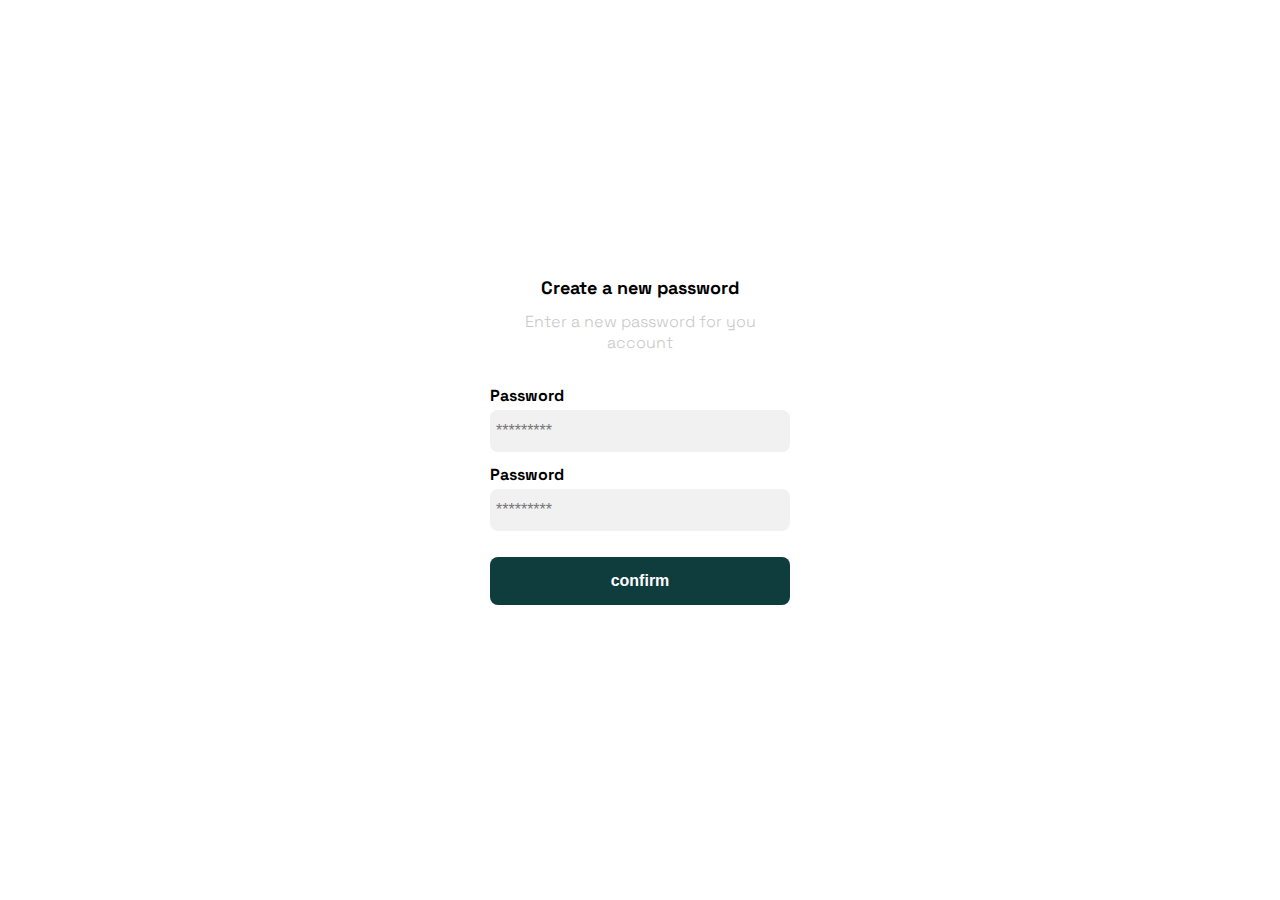
<file: index.html>
<!DOCTYPE html>
<html lang="en">
<head>
    <meta charset="UTF-8">
    <meta http-equiv="X-UA-Compatible" content="IE=edge">
    <meta name="viewport" content="width=device-width, initial-scale=1.0">
    <link rel="preconnect" href="https://fonts.googleapis.com">
    <link rel="preconnect" href="https://fonts.gstatic.com" crossorigin>
    <link href="https://fonts.googleapis.com/css2?family=Space+Grotesk:wght@300;500;700&display=swap" rel="stylesheet">
    <title>Document</title>
    <style>
        :root {
            --black: #100F0F;
            --teal: #0F3D3E;
            --beige: #E2DCC8;
            --night: #F1F1F1;
            --white: #FFFFFF;
            --gray: #C7C7C7;
            --sm: 16px; /*tamaños de letras*/
            --md: 16px;
            --lg: 18px;
        }
        body {
            margin: 0;
            font-family: 'Space Grotesk', sans-serif;
        }
        .login {
            width: 100%;
            height: 100vh;
            display: grid;
            place-items: center;
        }
        .form-container {
            display: grid;
            grid-template-rows: auto 1fr auto;
            width: 300px;
        }
        .logo {
            width: 300px;
            margin-bottom: 48px; /*margen inferior*/
            justify-self: center;
            display: none;
        }
        .title {
            font-size: var(--lg); /*usando la variable de tamaño grande*/
            margin-bottom: 12px;
            text-align: center;
        }
        .subtitle {
            color: var(--gray); /*usando variable de color*/
            font-size: var(--md);
            font-weight: 300; /*grosor de la letra basado en los liks*/
            margin-top: 0;
            margin-bottom: 32px;
            text-align: center;
        }
        .form {
            display: flex;
            flex-direction: column;

        }
        .label {
            font-size: var(--sm);
            font-weight: bold;
            margin-bottom: 4px;
        }
        .input {
            background-color: var(--night);
            border: none;
            border-radius: 8px;
            height: 30px;
            font-size: var(--md);
            padding: 6px;
            margin-bottom: 12px;
        }
        .primary-button {
            background-color: var(--teal);
            border-radius: 8px;
            border: none;
            color: var(--white);
            width: 100%;
            cursor: pointer; /*el puntero del mouse cambia a manita*/
            font-size: var(--md);
            font-weight: bold;
            height: 48px;
        }
        .login-button {
            margin-top: 14px; /*margen superior*/
            margin-bottom: 32px;
        }
        @media (max-width: 640px) {
            .logo {
                display: block;
            }            
        }

    </style>
</head>
<body>
    <div class="login">
        <div class="form-container">
            <img src="./logos/Logo.svg" alt="logo" class="logo">

            <h1 class="title">Create a new password</h1>
            <p class="subtitle">Enter a new password for you account</p>

            <form action="/" class="form">
                <label for="password" class="label">Password</label>
                <input type="password" id="password" placeholder="*********" class="input input-password">

                <label for="new-password" class="label">Password</label>
                <input type="password" id="new-password" placeholder="*********" class="input input-password">

                <input type="submit" value="confirm" class="primary-button login-button">
            </form>
        </div>
    </div>
</body>
</html>
</file>
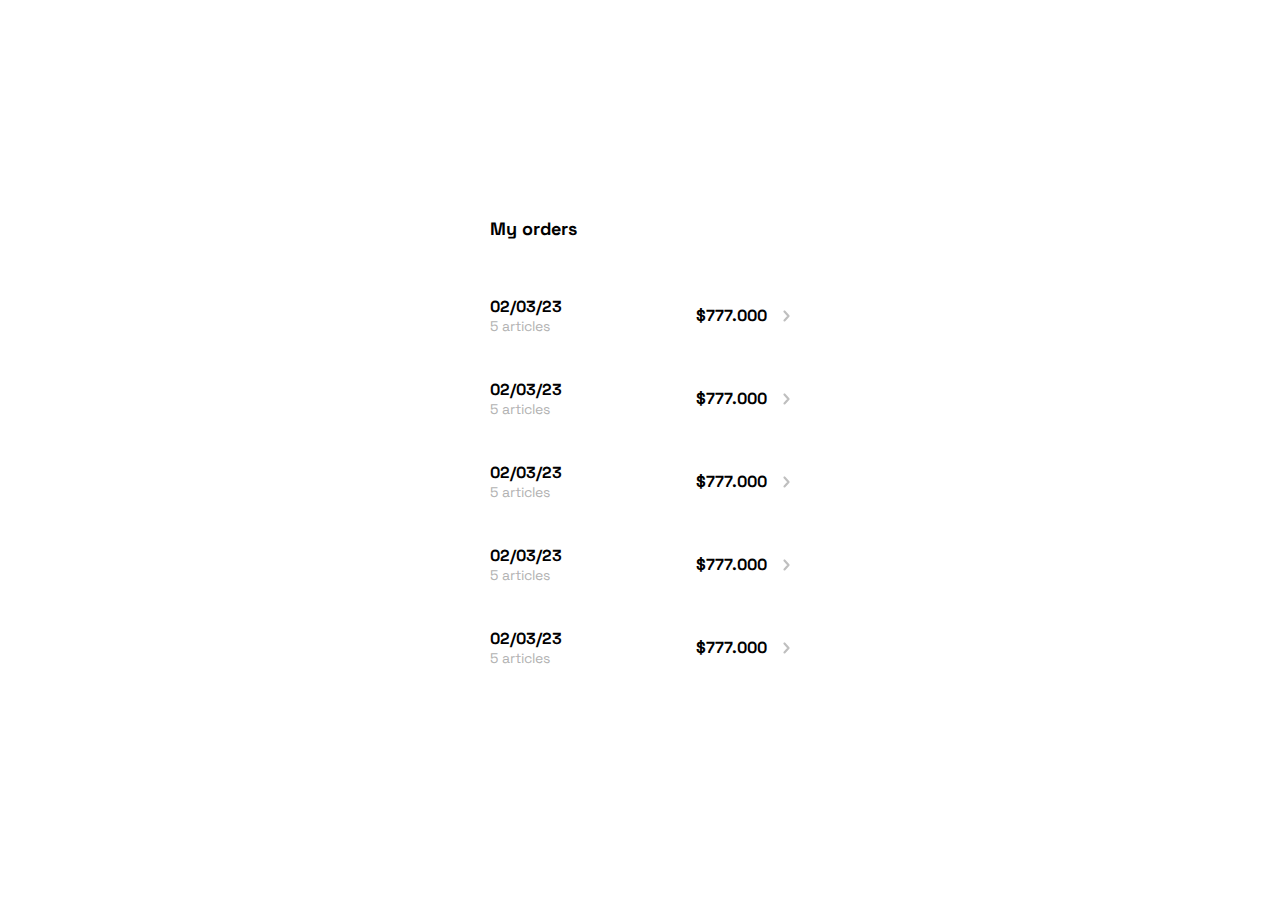
<file: p10MisOrdenes.html>
<!DOCTYPE html>
<html lang="en">
<head>
    <meta charset="UTF-8">
    <meta http-equiv="X-UA-Compatible" content="IE=edge">
    <meta name="viewport" content="width=device-width, initial-scale=1.0">
    <link rel="preconnect" href="https://fonts.googleapis.com">
    <link rel="preconnect" href="https://fonts.gstatic.com" crossorigin>
    <link href="https://fonts.googleapis.com/css2?family=Space+Grotesk:wght@300;500;700&display=swap" rel="stylesheet">
    <title>Document</title>
    <style>
        :root {
            --black: #100F0F;
            --teal: #0F3D3E;
            --beige: #E2DCC8;
            --night: #F1F1F1;
            --white: #FFFFFF;
            --gray: #B2B2B2;
            --sm: 14px; /*tamaños de letras*/
            --md: 16px;
            --lg: 18px;
        }
        body {
            margin: 0;
            font-family: 'Space Grotesk', sans-serif;
        }
        .my-order {
            width: 100%;
            height: 100vh;
            display: grid;
            place-items: center;
        }
        .title {
            font-size: var(--lg);
            margin-bottom: 40px;
        }
        .my-order-container {
            display: grid;
            grid-template-rows: auto 1fr auto;
            width: 300px;
        }
        .my-order-content {
            display: flex;
            flex-direction: column;
        }
        .order {
            display: grid;
            grid-template-columns: auto 1fr auto;
            gap: 16px;
            align-items: center;
            margin-bottom: 12px;
        }
        .order p:nth-child(1) {
            display: flex;
            flex-direction: column;
        }
        .order p span:nth-child(1) {
            font-size: var(--md);
            font-weight: bold;
        }
        .order p span:nth-child(2) {
            font-size: var(--sm);
            color: var(--gray);
        }
        .order p:nth-child(2) {
            text-align: end;
            font-weight: bold;
        }
    </style>    
</head>
<body>
    <div class="my-order">
        <div class="my-order-container">
            <h1 class="title">My orders</h1>
            <div class="my-order-content">
                <div class="order">
                    <p>
                        <span>02/03/23</span>
                        <span>5 articles</span>
                    </p>
                    <p>$777.000</p>
                    <img src="./icons/flechita.svg" alt="arrow">
                </div>  
                
                <div class="order">
                    <p>
                        <span>02/03/23</span>
                        <span>5 articles</span>
                    </p>
                    <p>$777.000</p>
                    <img src="./icons/flechita.svg" alt="arrow">
                </div>

                <div class="order">
                    <p>
                        <span>02/03/23</span>
                        <span>5 articles</span>
                    </p>
                    <p>$777.000</p>
                    <img src="./icons/flechita.svg" alt="arrow">
                </div>

                <div class="order">
                    <p>
                        <span>02/03/23</span>
                        <span>5 articles</span>
                    </p>
                    <p>$777.000</p>
                    <img src="./icons/flechita.svg" alt="arrow">
                </div>

                <div class="order">
                    <p>
                        <span>02/03/23</span>
                        <span>5 articles</span>
                    </p>
                    <p>$777.000</p>
                    <img src="./icons/flechita.svg" alt="arrow">
                </div>
            </div>    
        </div>
    </div>
</body>
</html>
</file>
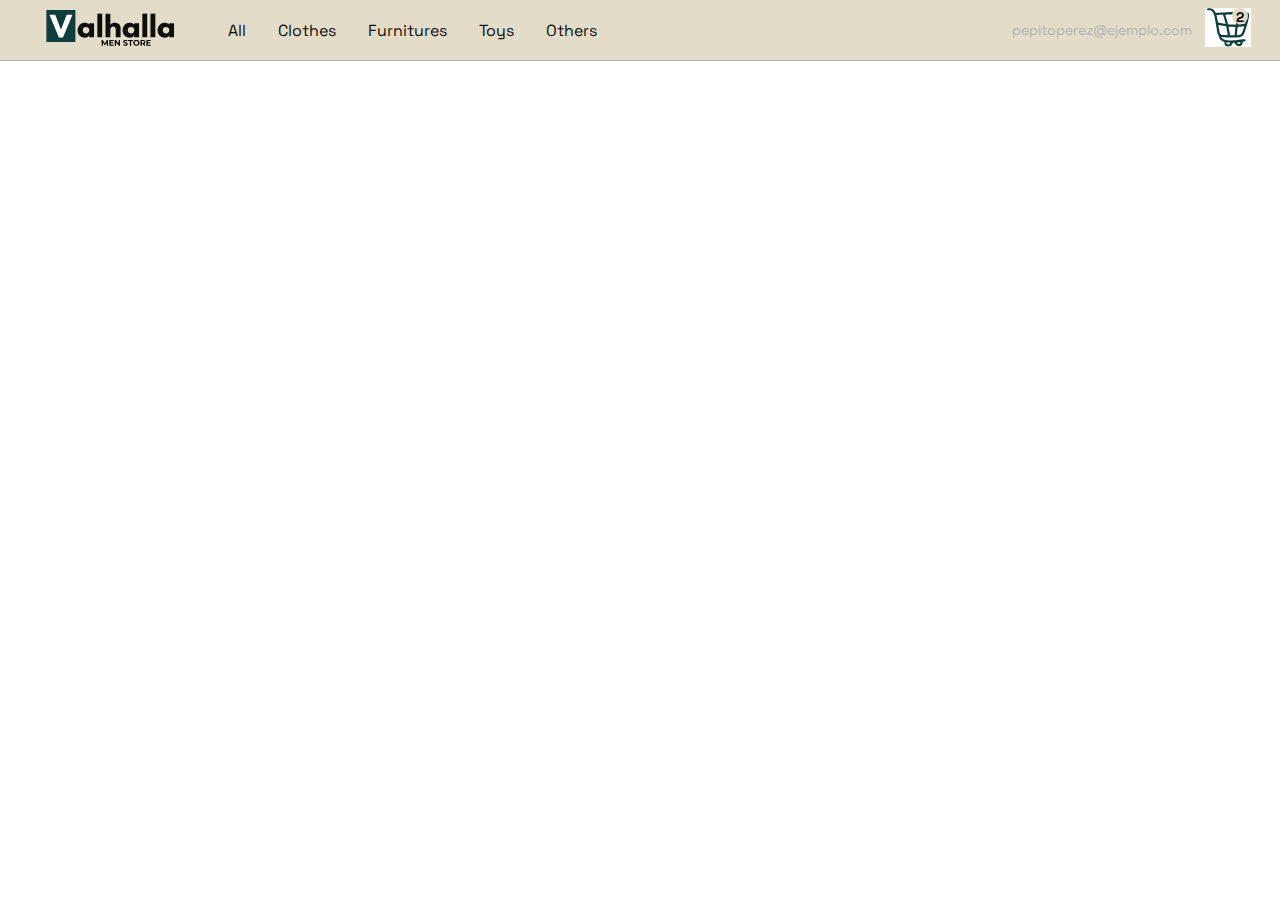
<file: p11Navbar.html>
<!DOCTYPE html>
<html lang="en">
<head>
    <meta charset="UTF-8">
    <meta http-equiv="X-UA-Compatible" content="IE=edge">
    <meta name="viewport" content="width=device-width, initial-scale=1.0">
    <link rel="preconnect" href="https://fonts.googleapis.com">
    <link rel="preconnect" href="https://fonts.gstatic.com" crossorigin>
    <link href="https://fonts.googleapis.com/css2?family=Space+Grotesk:wght@300;500;700&display=swap" rel="stylesheet">
    <title>Document</title>
    <style>
        :root {
            --black: #100F0F;
            --teal: #0F3D3E;
            --beige: #E2DCC8;
            --night: #F1F1F1;
            --white: #FFFFFF;
            --gray: #B2B2B2;
            --sm: 14px; /*tamaños de letras*/
            --md: 16px;
            --lg: 18px;
        }
        body {
            margin: 0;
            font-family: 'Space Grotesk', sans-serif;
        }
        nav {
            background-color: var(--beige);
            display: flex;
            justify-content: space-between;
            padding: 0 28px 0 12px;
            border-bottom: 1px solid var(--gray);
        }
        .menu {
            display: none;
        }
        .logo {
            width: 200px;
        }
        .navbar-left {
            display: flex;
        }
        .navbar-left ul {
            display: flex;
            margin-left: 12;
        }
        .navbar-left ul,
        .navbar-right ul {
            list-style: none;
            padding: 0;
            margin: 0;
            display: flex;
            align-items: center;
            height: 60px;
        }
        .navbar-left ul li a,
        .navbar-right ul li a {
            text-decoration: none;
            color: var(--black);            
            padding: 16px;
        }
        .navbar-left ul li a:hover,
        .navbar-right ul li a:hover {
            background-color: var(--white);
            border-radius: 8px;
        }
        .navbar-email {
            color: var(--gray);
            font-size: var(--sm);
            margin-right: 12px;
        }
        .navbar-shopping-cart {
            position: relative;
        }
        .navbar-shopping-cart div {
            display: flex;
            justify-content: center;
            width: 16px;
            height: 16px;
            border-radius: 8px;
            background-color: var(--beige);
            font-size: var(--sm);
            font-weight: bold;
            position: absolute;
            top: 0px;
            right: 4px;
        }
        @media (max-width: 640px) {
            .menu {
                display: block;
            }
            .navbar-left ul {
                display: none;
            }
            .navbar-email {
                display: none;
            }
        }
    </style>
</head>
<body>
    <nav>
        <img src="./icons/menu.svg" alt="menu" class="menu">

        <div class="navbar-left">
            <img src="./logos/Logo.svg" alt="logo" class="logo">

            <ul>
                <li>
                    <a href="/">All</a>
                </li>
                <li>
                    <a href="/">Clothes</a>
                </li>
                <li>
                    <a href="/">Furnitures</a>
                </li>
                <li>
                    <a href="/">Toys</a>
                </li>
                <li>
                    <a href="/">Others</a>
                </li>
            </ul>
        </div>

        <div class="navbar-right">
            <ul>
                <li class="navbar-email">pepitoperez@ejemplo.com</li>
                <li class="navbar-shopping-cart">
                    <img src="./icons/carrito.svg" alt="shopping-cart">
                    <div>2</div>
                </li>    
            </ul>
        </div>
    </nav>
</body>
</html>
</file>
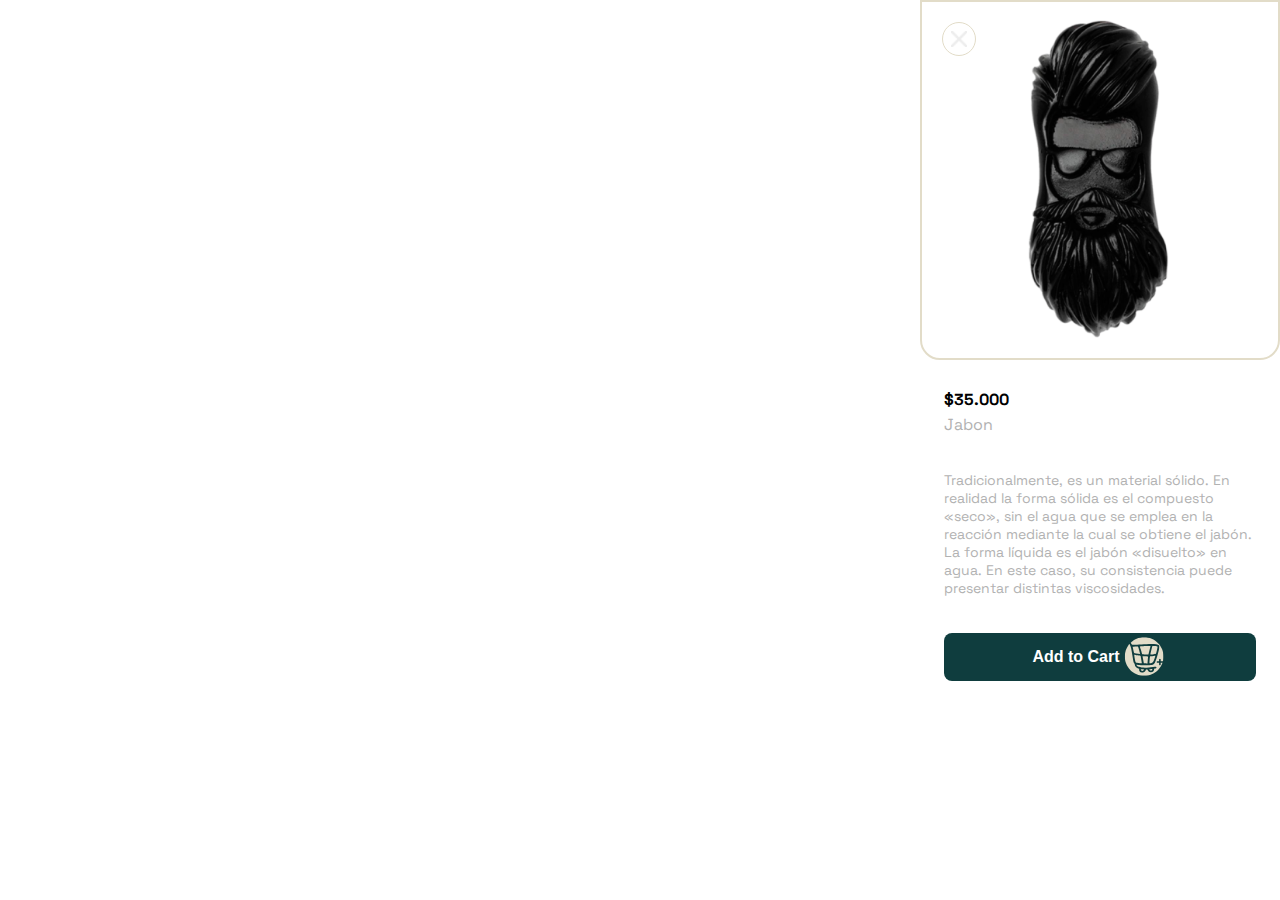
<file: p12DetalleProducto.html>
<!DOCTYPE html>
<html lang="en">
<head>
    <meta charset="UTF-8">
    <meta http-equiv="X-UA-Compatible" content="IE=edge">
    <meta name="viewport" content="width=device-width, initial-scale=1.0">
    <link rel="preconnect" href="https://fonts.googleapis.com">
    <link rel="preconnect" href="https://fonts.gstatic.com" crossorigin>
    <link href="https://fonts.googleapis.com/css2?family=Space+Grotesk:wght@300;500;700&display=swap" rel="stylesheet">
    <title>Document</title>
    <style>
        :root {
            --black: #100F0F;
            --teal: #0F3D3E;
            --beige: #E2DCC8;
            --night: #F1F1F1;
            --white: #FFFFFF;
            --gray: #B2B2B2;
            --sm: 14px; /*tamaños de letras*/
            --md: 16px;
            --lg: 18px;
        }
        body {
            margin: 0;
            font-family: 'Space Grotesk', sans-serif;
        }
        .product-detail {
            width: 360px;
            padding-bottom: 24px;
            position: absolute;
            right: 0;
        }
        .product-detail-close {
            display: flex;
            background: var(--white);  
            width: 16px;
            height: 16px;
            position: absolute;
            top: 22px;
            left: 22px;
            z-index: 2;
            padding: 8px;
            border: 1px solid var(--beige);
            border-radius: 50%;
        }
        .product-detail-close:hover {
            cursor: pointer;
        }   
        .product-detail img:nth-child(2) {
            width: 360px;
            height: 360px;
            object-fit: cover;
            border-radius: 0 0 20px 20px; /*arriba izq . arriba der . abajo der . abajo izq*/
            border: 2px solid var(--beige);
            box-sizing: border-box;
        }   
        .product-info {
            margin: 24px 24px 0 24px; /*arriba abajo . lados*/
        }  
        .product-info p:nth-child(1) {
            font-weight: bold;
            font-size: var(--md);
            margin-top: 0;
            margin-bottom: 4px;
        }
        .product-info p:nth-child(2) {
            color: var(--gray);
            font-size: var(--md);
            margin-top: 0;
            margin-bottom: 36px;
        }
        .product-info p:nth-child(3) {
            color: var(--gray);
            font-size: var(--sm);
            margin-top: 0;
            margin-bottom: 36px;
        }
        .primary-button {
            background-color: var(--teal);
            border-radius: 8px;
            border: none;
            color: var(--white);
            width: 100%;
            cursor: pointer; /*el puntero del mouse cambia a manita*/
            font-size: var(--md);
            font-weight: bold;
            height: 48px;
        }
        .add-to-cart-button {
            display: flex;
            align-items: center;
            justify-content: center;
        }    
        @media (max-width: 640px) {
            .product-detail {
                width: 100%;
            }
        }
    </style>
</head>
<body>
    <aside class="product-detail">
        <div class="product-detail-close">
            <img src="./icons/cerrar.png" alt="close">
        </div>
        
        <img src="./products/jabonFacialCarbonActivo.png" alt="Producto">
        <div class="product-info">
            <p>$35.000</p>
            <p>Jabon</p>
            <p>Tradicionalmente, es un material sólido. En realidad la forma sólida es el compuesto «seco», sin el agua que se emplea en la reacción mediante la cual se obtiene el jabón. La forma líquida es el jabón «disuelto» en agua. En este caso, su consistencia puede presentar distintas viscosidades.</p>
            <button class="primary-button add-to-cart-button">
                Add to Cart
                <img src="./icons/carrito+.svg" alt="">              
            </button>
        </div>
    </aside>
</body>
</html>
</file>
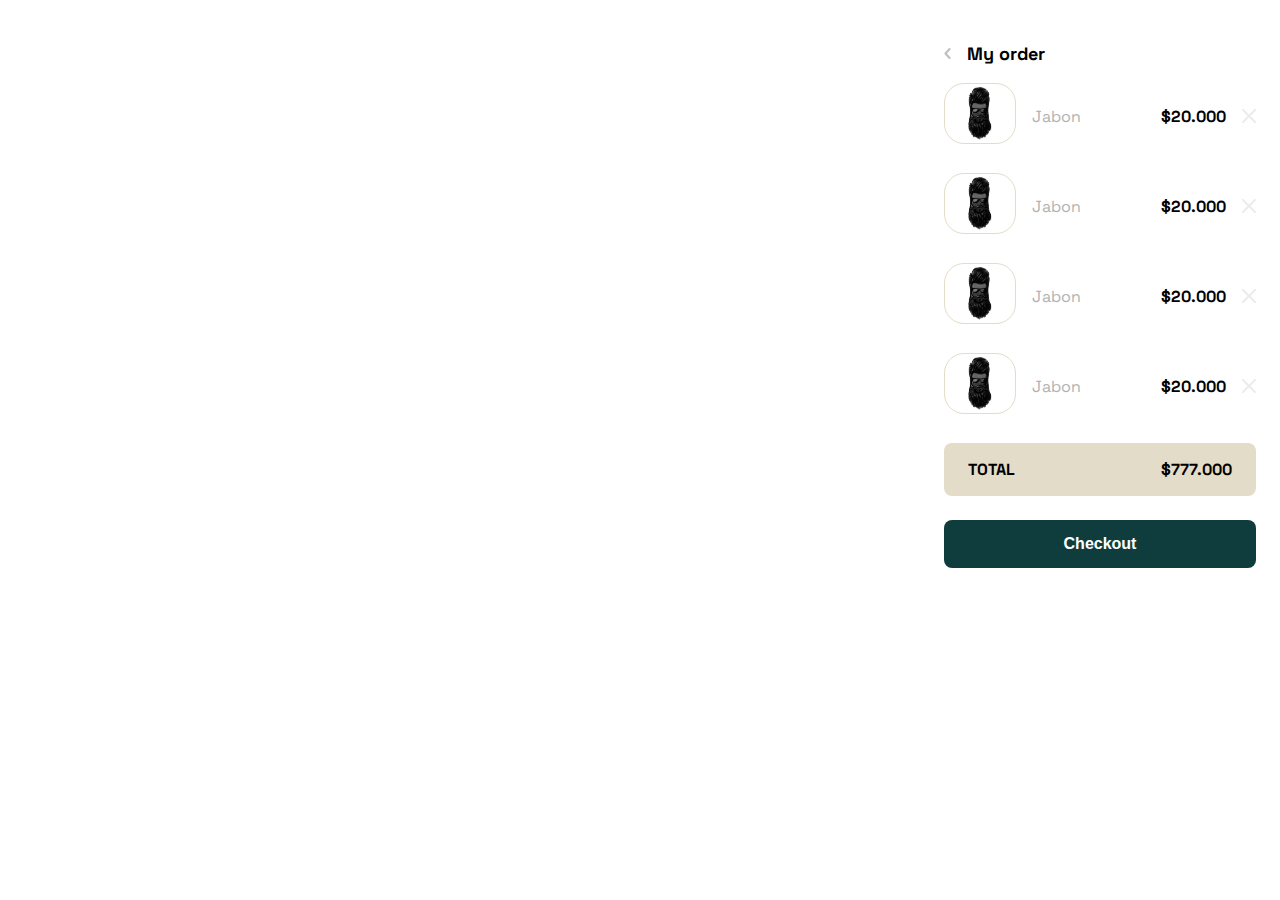
<file: p13CarritoDeCompras.html>
<!DOCTYPE html>
<html lang="en">
<head>
    <meta charset="UTF-8">
    <meta http-equiv="X-UA-Compatible" content="IE=edge">
    <meta name="viewport" content="width=device-width, initial-scale=1.0">
    <link rel="preconnect" href="https://fonts.googleapis.com">
    <link rel="preconnect" href="https://fonts.gstatic.com" crossorigin>
    <link href="https://fonts.googleapis.com/css2?family=Space+Grotesk:wght@300;500;700&display=swap" rel="stylesheet">
    <title>Document</title>
    <style>
        :root {
            --black: #100F0F;
            --teal: #0F3D3E;
            --beige: #E2DCC8;
            --night: #F1F1F1;
            --white: #FFFFFF;
            --gray: #B2B2B2;
            --sm: 14px; /*tamaños de letras*/
            --md: 16px;
            --lg: 18px;
        }
        body {
            margin: 0;
            font-family: 'Space Grotesk', sans-serif;
        }
        .product-detail {
            width: 360px;
            padding: 24px;
            position: absolute;
            right: 0;   
            box-sizing: border-box;         
        }
        .title-container {
            display: flex;            
        }
        .title-container img {
            transform: rotate(180deg);
            margin-right: 16px;
        }
        .title {
            font-size: var(--lg);
            font-weight: bold;
        }
        .order {
            display: grid;
            grid-template-columns: auto 1fr;
            gap: 16px;
            align-items: center;
            background-color: var(--beige);
            border-radius: 8px;
            margin-bottom: 24px;
            padding: 0 24px; /*(arriba y abajo . los costados)*/
        }
        .order p:nth-child(1) {
            display: flex;
            flex-direction: column;
        }
        .order p span:nth-child(1) {
            font-size: var(--md);
            font-weight: bold;
        }
        .order p:nth-child(2) {
            text-align: end;
            font-weight: bold;
        }        
        .shopping-card {
            display: grid;
            grid-template-columns: auto 1fr auto auto;
            gap: 16px;
            margin-bottom: 24px;
            align-items: center;
        }
        .shopping-card figure {
            margin: 0;
        }
        .shopping-card figure img {
            width: 70px;
            width: 70px;
            border-radius: 20px;
            border: 1px solid var(--beige);
            object-fit: cover;
        }
        .shopping-card p:nth-child(2) {
            color: var(--gray);
        }
        .shopping-card p:nth-child(3) {
            font-size: var(--md);
            font-weight: bold;
        }
        .primary-button {
            background-color: var(--teal);
            border-radius: 8px;
            border: none;
            color: var(--white);
            width: 100%;
            cursor: pointer; /*el puntero del mouse cambia a manita*/
            font-size: var(--md);
            font-weight: bold;
            height: 48px;
        }  
        @media (max-width: 640px) {
            .product-detail {
                width: 100%;
            }
        }
    </style>
</head>
<body>
    <aside class="product-detail">
        <div class="title-container">
            <img src="./icons/flechita.svg" alt="arrow">
            <p class="title">My order</p>
        </div>
        
        <div class="my-order-content">                       
            <div class="shopping-card">
                <figure>
                    <img src="./products/jabonFacialCarbonActivo.png" alt="producto">
                </figure>
                <p>Jabon</p>
                <p>$20.000</p>
                <img src="./icons/cerrar.png" alt="close">
            </div>

            <div class="shopping-card">
                <figure>
                    <img src="./products/jabonFacialCarbonActivo.png" alt="producto">
                </figure>
                <p>Jabon</p>
                <p>$20.000</p>
                <img src="./icons/cerrar.png" alt="close">
            </div>

            <div class="shopping-card">
                <figure>
                    <img src="./products/jabonFacialCarbonActivo.png" alt="producto">
                </figure>
                <p>Jabon</p>
                <p>$20.000</p>
                <img src="./icons/cerrar.png" alt="close">
            </div>

            <div class="shopping-card">
                <figure>
                    <img src="./products/jabonFacialCarbonActivo.png" alt="producto">
                </figure>
                <p>Jabon</p>
                <p>$20.000</p>
                <img src="./icons/cerrar.png" alt="close">
            </div>

            <div class="order">
                <p>
                    <span>TOTAL</span>
                </p>
                <p>$777.000</p>
            </div>

            <button class="primary-button">
                Checkout            
            </button>
        </div>
    </aside>
</body>
</html>
</file>
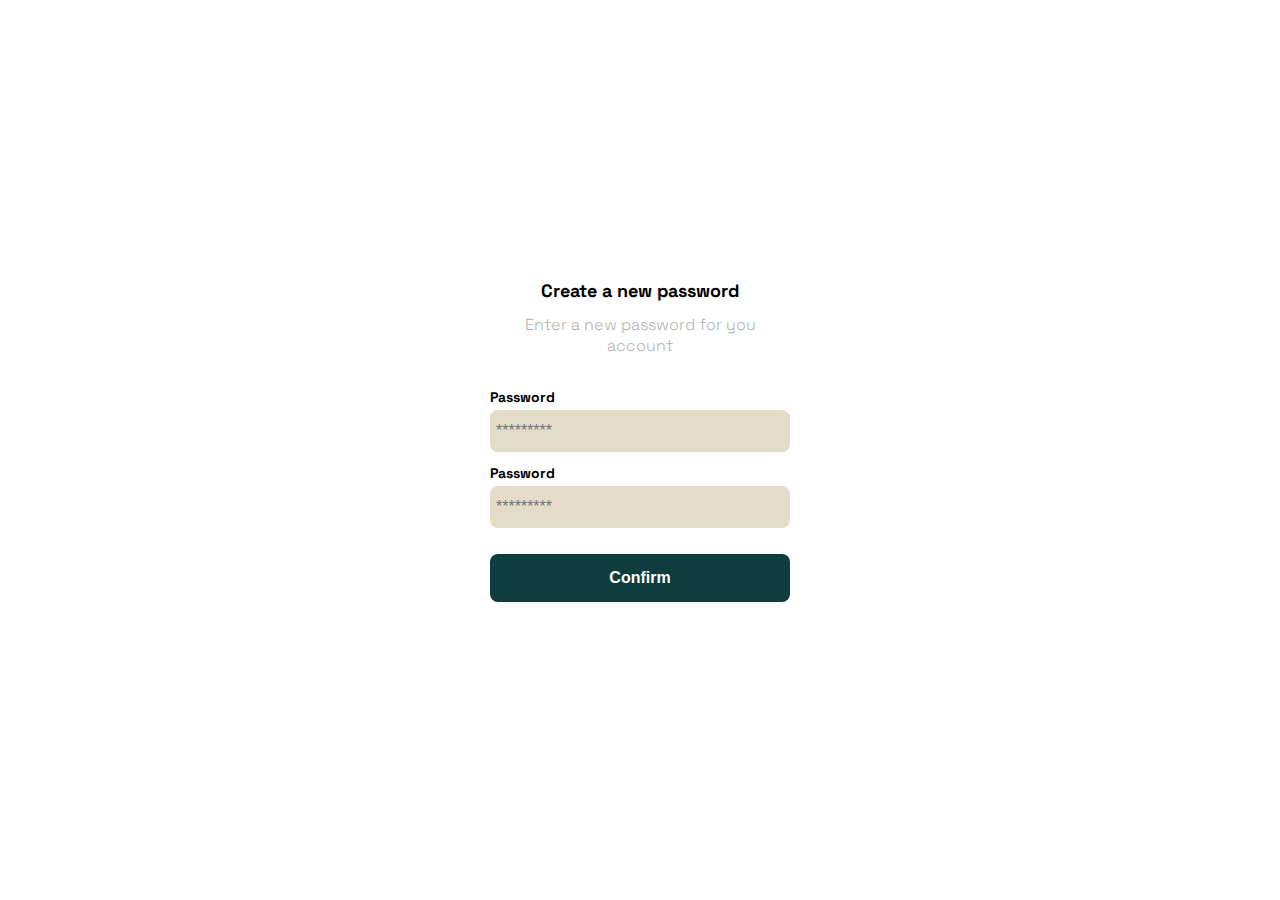
<file: p1CreacionNuevaContraseña.html>
<!DOCTYPE html>
<html lang="en">
<head>
    <meta charset="UTF-8">
    <meta http-equiv="X-UA-Compatible" content="IE=edge">
    <meta name="viewport" content="width=device-width, initial-scale=1.0">
    <link rel="preconnect" href="https://fonts.googleapis.com">
    <link rel="preconnect" href="https://fonts.gstatic.com" crossorigin>
    <link href="https://fonts.googleapis.com/css2?family=Space+Grotesk:wght@300;500;700&display=swap" rel="stylesheet">
    <title>Document</title>
    <style>
        :root {
            --black: #100F0F;
            --teal: #0F3D3E;
            --beige: #E2DCC8;
            --night: #F1F1F1;
            --white: #FFFFFF;
            --gray: #B2B2B2;
            --sm: 14px; /*tamaños de letras*/
            --md: 16px;
            --lg: 18px;
        }
        body {
            margin: 0;
            font-family: 'Space Grotesk', sans-serif;
        }
        .login {
            width: 100%;
            height: 100vh;
            display: grid;
            place-items: center;
        }
        .form-container {
            display: grid;
            grid-template-rows: auto 1fr auto;
            width: 300px;
        }
        .logo {
            width: 300px;
            margin-bottom: 48px; /*margen inferior*/
            justify-self: center;
            display: none;
        }
        .title {
            font-size: var(--lg); /*usando la variable de tamaño grande*/
            margin-bottom: 12px;
            text-align: center;
        }
        .subtitle {
            color: var(--gray); /*usando variable de color*/
            font-size: var(--md);
            font-weight: 300; /*grosor de la letra basado en los liks*/
            margin-top: 0;
            margin-bottom: 32px;
            text-align: center;
        }
        .form {
            display: flex;
            flex-direction: column;

        }
        .label {
            font-size: var(--sm);
            font-weight: bold;
            margin-bottom: 4px;
        }
        .input {
            background-color: var(--beige);
            border: none;
            border-radius: 8px;
            height: 30px;
            font-size: var(--md);
            padding: 6px;
            margin-bottom: 12px;
        }
        .primary-button {
            background-color: var(--teal);
            border-radius: 8px;
            border: none;
            color: var(--white);
            width: 100%;
            cursor: pointer; /*el puntero del mouse cambia a manita*/
            font-size: var(--md);
            font-weight: bold;
            height: 48px;
        }
        .login-button {
            margin-top: 14px; /*margen superior*/
            margin-bottom: 32px;
        }
        @media (max-width: 640px) {
            .logo {
                display: block;
            }            
        }
    </style>
</head>
<body>
    <div class="login">
        <div class="form-container">
            <img src="./logos/Logo.svg" alt="logo" class="logo">

            <h1 class="title">Create a new password</h1>
            <p class="subtitle">Enter a new password for you account</p>

            <form action="/" class="form">
                <label for="password" class="label">Password</label>
                <input type="password" id="password" placeholder="*********" class="input input-password">

                <label for="new-password" class="label">Password</label>
                <input type="password" id="new-password" placeholder="*********" class="input input-password">

                <input type="submit" value="Confirm" class="primary-button login-button">
            </form>
        </div>
    </div>
</body>
</html>
</file>
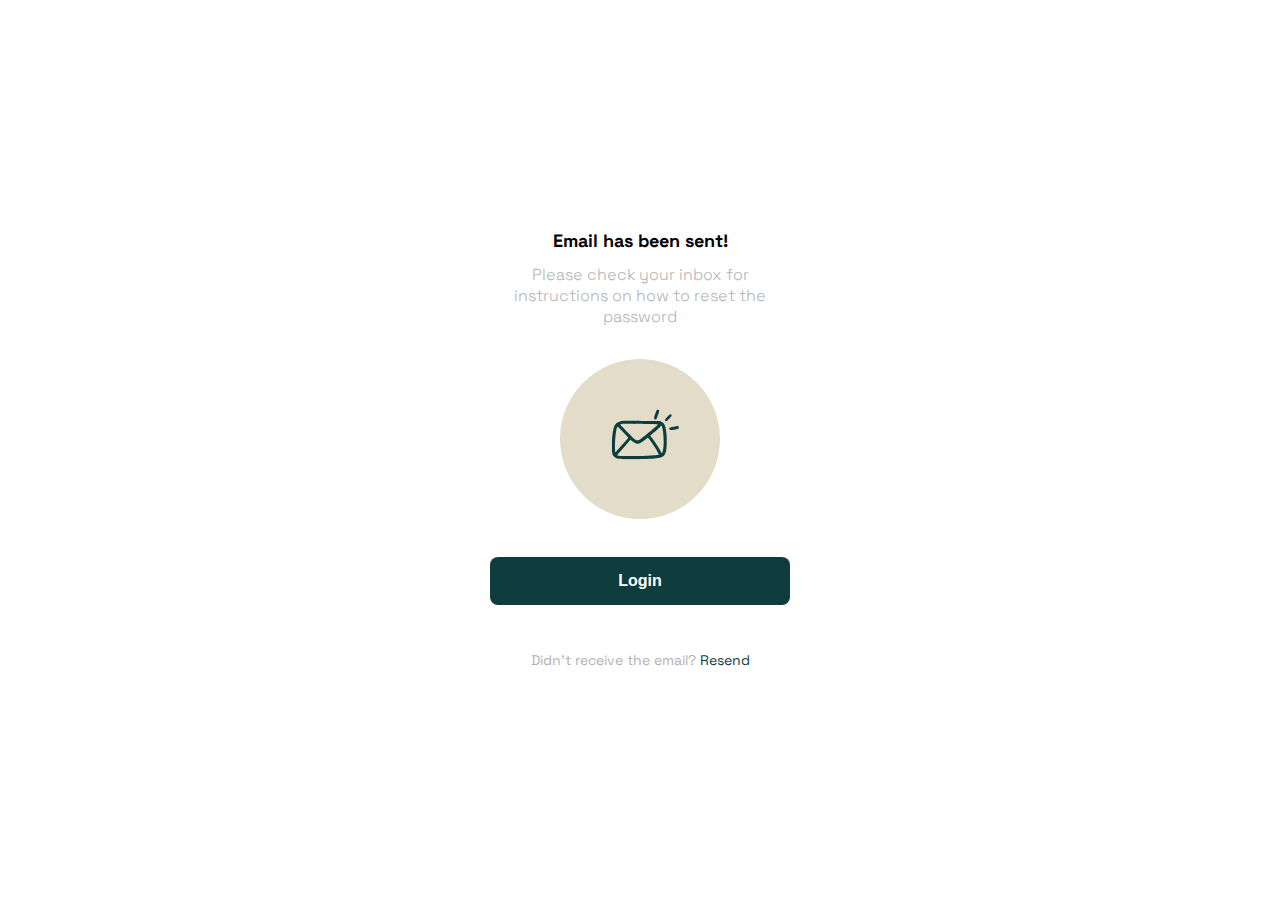
<file: p2MensajeEnviado.html>
<!DOCTYPE html>
<html lang="en">
<head>
    <meta charset="UTF-8">
    <meta http-equiv="X-UA-Compatible" content="IE=edge">
    <meta name="viewport" content="width=device-width, initial-scale=1.0">
    <link rel="preconnect" href="https://fonts.googleapis.com">
    <link rel="preconnect" href="https://fonts.gstatic.com" crossorigin>
    <link href="https://fonts.googleapis.com/css2?family=Space+Grotesk:wght@300;500;700&display=swap" rel="stylesheet">
    <title>Document</title>
    <style>
        :root {
            --black: #100F0F;
            --teal: #0F3D3E;
            --beige: #E2DCC8;
            --night: #F1F1F1;
            --white: #FFFFFF;
            --gray: #B2B2B2;
            --sm: 14px; /*tamaños de letras*/
            --md: 16px;
            --lg: 18px;
        }
        body {
            margin: 0;
            font-family: 'Space Grotesk', sans-serif;
        }
        .login {
            width: 100%;
            height: 100vh;
            display: grid;
            place-items: center;
        }
        .form-container {
            display: grid;
            grid-template-rows: auto 1fr auto;
            width: 300px;
            justify-items: center;
        }
        .logo {
            width: 300px;
            margin-top: 28px;
            margin-bottom: 48px; /*margen inferior*/
            justify-self: center;
            display: none;
        }
        .title {
            font-size: var(--lg); /*usando la variable de tamaño grande*/
            margin-bottom: 12px;
            text-align: center;
        }
        .subtitle {
            color: var(--gray); /*usando variable de color*/
            font-size: var(--md);
            font-weight: 300; /*grosor de la letra basado en los liks*/
            margin-top: 0;
            margin-bottom: 32px;
            text-align: center;
        }
        .email-image {
            width: 160px;
            height: 160px;
            border-radius: 50%;
            background-color: var(--beige);
            display: flex;
            justify-content: center;
            align-content: center;
            margin-bottom: 24px;
        }
        .email-image img {
            width: 80px;
        }
        .resend {
            font-size: var(--sm);
        }
        .resend span {
            color: var(--gray);
        }
        .resend a {
            color: var(--teal);
            text-decoration: none;
        }
        .primary-button {
            background-color: var(--teal);
            border-radius: 8px;
            border: none;
            color: var(--white);
            width: 100%;
            cursor: pointer; /*el puntero del mouse cambia a manita*/
            font-size: var(--md);
            font-weight: bold;
            height: 48px;
        }
        .login-button {
            margin-top: 14px; /*margen superior*/
            margin-bottom: 32px;
        }
        
        @media (max-width: 640px) {
            .logo {
                display: block;
            }            
        }
    </style>
</head>
<body>
    <div class="login">
        <div class="form-container">
            <img src="./logos/Logo.svg" alt="logo" class="logo">

            <h1 class="title">Email has been sent!</h1>
            <p class="subtitle">Please check your inbox for instructions on how to reset the password</p>
            <div class="email-image">
                <img src="./icons/email.svg" alt="email">
            </div>
            <button class="primary-button login-button">Login</button>
            <p class="resend">
                <span>Didn't receive the email?</span>
                <a href="/">Resend</a>
            </p>
        </div>
    </div>
</body>
</html>
</file>
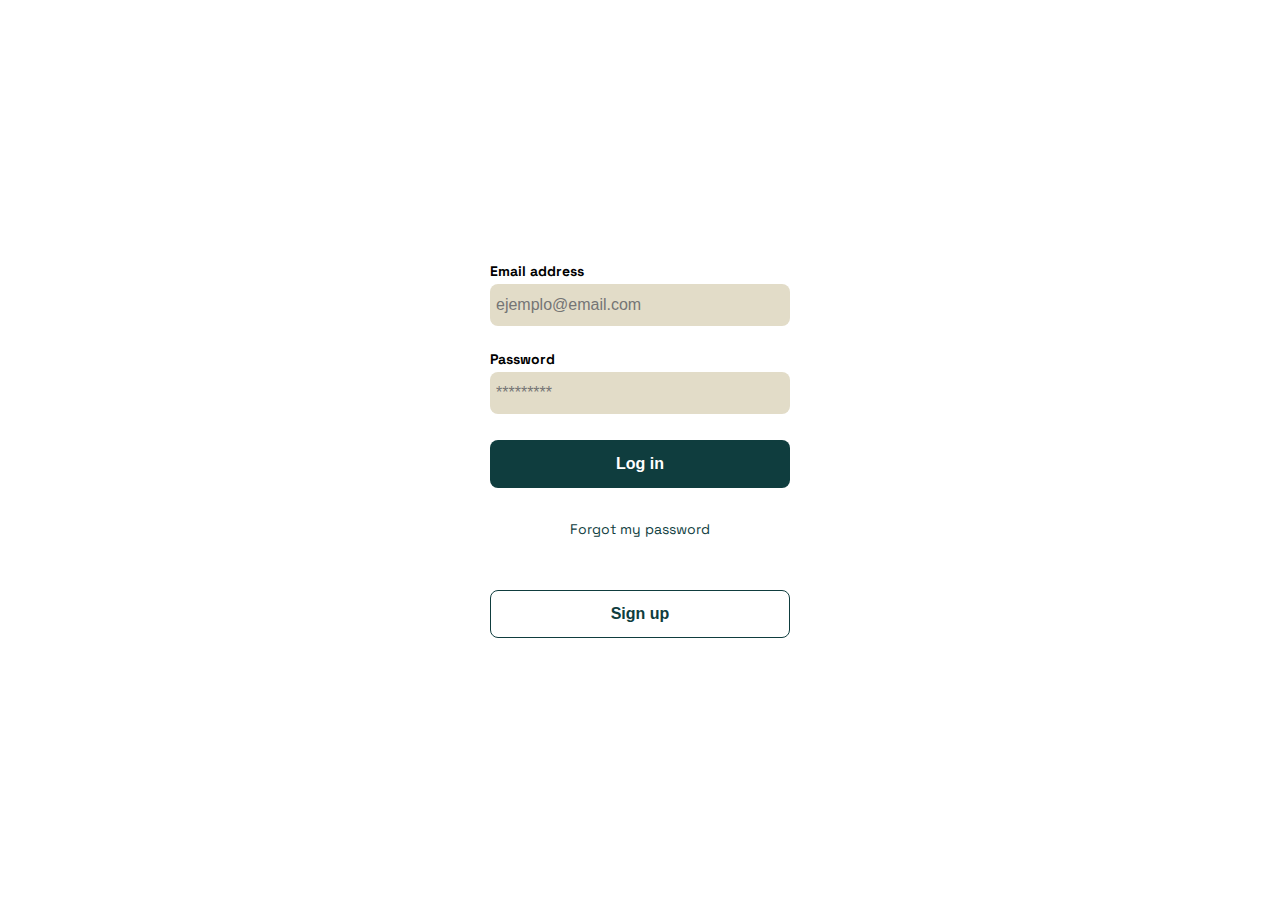
<file: p3LogIn.html>
<!DOCTYPE html>
<html lang="en">
<head>
    <meta charset="UTF-8">
    <meta http-equiv="X-UA-Compatible" content="IE=edge">
    <meta name="viewport" content="width=device-width, initial-scale=1.0">
    <link rel="preconnect" href="https://fonts.googleapis.com">
    <link rel="preconnect" href="https://fonts.gstatic.com" crossorigin>
    <link href="https://fonts.googleapis.com/css2?family=Space+Grotesk:wght@300;500;700&display=swap" rel="stylesheet">
    <title>Document</title>
    <style>
        :root {
            --black: #100F0F;
            --teal: #0F3D3E;
            --beige: #E2DCC8;
            --night: #F1F1F1;
            --white: #FFFFFF;
            --gray: #B2B2B2;
            --sm: 14px; /*tamaños de letras*/
            --md: 16px;
            --lg: 18px;
        }
        body {
            margin: 0;
            font-family: 'Space Grotesk', sans-serif;
        }
        .login {
            width: 100%;
            height: 100vh;
            display: grid;
            place-items: center;
        }
        .form-container {
            display: grid;
            grid-template-rows: auto 1fr auto;
            width: 300px;
        }
        .logo {
            width: 300px;
            margin-bottom: 48px; /*margen inferior*/
            justify-self: center;
            display: none;
        }
        .form {
            display: flex;
            flex-direction: column;
        }
        .form a {
            color: var(--teal);
            font-size: var(--sm);
            text-align: center;
            text-decoration: none;
            margin-bottom: 52px;
        }
        .label {
            font-size: var(--sm);
            font-weight: bold;
            margin-bottom: 4px;
        }
        .input {
            background-color: var(--beige);
            border: none;
            border-radius: 8px;
            height: 30px;
            font-size: var(--md);
            padding: 6px;
            margin-bottom: 12px;
        }
        .input-email {
            margin-bottom: 24px;
        }
        .primary-button {
            background-color: var(--teal);
            border-radius: 8px;
            border: none;
            color: var(--white);
            width: 100%;
            cursor: pointer; /*el puntero del mouse cambia a manita*/
            font-size: var(--md);
            font-weight: bold;
            height: 48px;
        }
        .login-button {
            margin-top: 14px; /*margen superior*/
            margin-bottom: 32px;
        }
        .secondary-button {
            background-color: var(--white);
            border-radius: 8px;
            border: 1px solid var(--teal);
            color: var(--teal);
            width: 100%;
            cursor: pointer; /*el puntero del mouse cambia a manita*/
            font-size: var(--md);
            font-weight: bold;
            height: 48px;
        }
        @media (max-width: 640px) {
            .form-container {
                height: 100%;
                justify-content: space-between;
            }
            .logo {
                display: block;
                margin-top: 80px;
            }
            .secondary-button{
                margin-bottom: 32px;
            }         
        }
    </style>
</head>
<body>
    <div class="login">
        <div class="form-container">
            <img src="./logos/Logo.svg" alt="logo" class="logo">            

            <form action="/" class="form">                
                <label for="email" class="label">Email address</label>
                <input type="text" id="email" placeholder="ejemplo@email.com" class="input input-email">

                <label for="password" class="label">Password</label>
                <input type="password" id="new-password" placeholder="*********" class="input input-password">

                <input type="submit" value="Log in" class="primary-button login-button">
                <a href="/">Forgot my password</a>              
            </form>  
            
            <button class="secondary-button signup-button">Sign up</button>            
        </div>
    </div>
</body>
</html>
</file>
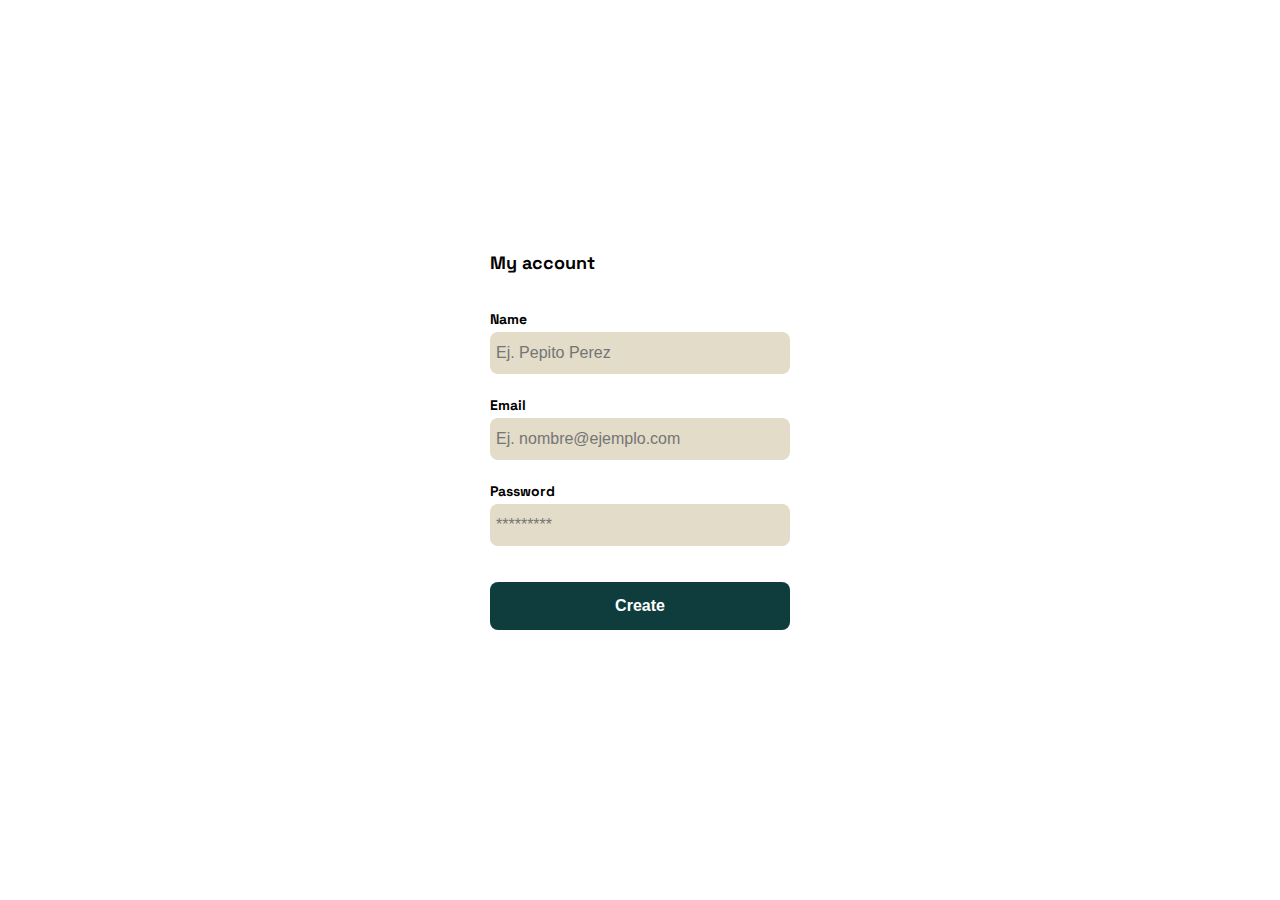
<file: p4CrearCuenta.html>
<!DOCTYPE html>
<html lang="en">
<head>
    <meta charset="UTF-8">
    <meta http-equiv="X-UA-Compatible" content="IE=edge">
    <meta name="viewport" content="width=device-width, initial-scale=1.0">
    <link rel="preconnect" href="https://fonts.googleapis.com">
    <link rel="preconnect" href="https://fonts.gstatic.com" crossorigin>
    <link href="https://fonts.googleapis.com/css2?family=Space+Grotesk:wght@300;500;700&display=swap" rel="stylesheet">
    <title>Document</title>
    <style>
        :root {
            --black: #100F0F;
            --teal: #0F3D3E;
            --beige: #E2DCC8;
            --night: #F1F1F1;
            --white: #FFFFFF;
            --gray: #B2B2B2;
            --sm: 14px; /*tamaños de letras*/
            --md: 16px;
            --lg: 18px;
        }
        body {
            margin: 0;
            font-family: 'Space Grotesk', sans-serif;
        }
        .login {
            width: 100%;
            height: 100vh;
            display: grid;
            place-items: center;
        }
        .form-container {
            display: grid;
            grid-template-rows: auto 1fr auto;
            width: 300px;
        }
        .logo {
            width: 300px;
            margin-bottom: 48px; /*margen inferior*/
            justify-self: center;
            display: none;
        }
        .title {
            font-size: var(--lg); /*usando la variable de tamaño grande*/
            margin-bottom: 36px;
            text-align: start;
        }
        .form {
            display: flex;
            flex-direction: column;
        }
        .form div{
            display: flex;
            flex-direction: column;
        }
        .label {
            font-size: var(--sm);
            font-weight: bold;
            margin-bottom: 4px;
        }
        .input {
            background-color: var(--beige);
            border: none;
            border-radius: 8px;
            height: 30px;
            font-size: var(--md);
            padding: 6px;
            margin-bottom: 12px;
        }
        .input-name,
        .input-email,
        .input-password {
            margin-bottom: 22px;
        }
        .primary-button {
            background-color: var(--teal);
            border-radius: 8px;
            border: none;
            color: var(--white);
            width: 100%;
            cursor: pointer; /*el puntero del mouse cambia a manita*/
            font-size: var(--md);
            font-weight: bold;
            height: 48px;
        }
        .login-button {
            margin-top: 14px; /*margen superior*/
            margin-bottom: 32px;
        }
        @media (max-width: 640px) {
            .form-container {
                height: 100%;
            }
            .form {
                height: 100%;
                justify-content: space-between;
            }            
        }
    </style>
</head>
<body>
    <div class="login">
        <div class="form-container">
            <h1 class="title">My account</h1>            

            <form action="/" class="form">
                <div>
                    <label for="name" class="label">Name</label>
                    <input type="text" id="name" placeholder="Ej. Pepito Perez" class="input input-name">

                    <label for="email" class="label">Email</label>
                    <input type="text" id="email" placeholder="Ej. nombre@ejemplo.com" class="input input-email">

                    <label for="password" class="label">Password</label>
                    <input type="password" id="password" placeholder="*********" class="input input-password">
                </div>               

                <input type="submit" value="Create" class="primary-button login-button">
            </form>
        </div>
    </div>
</body>
</html>
</file>
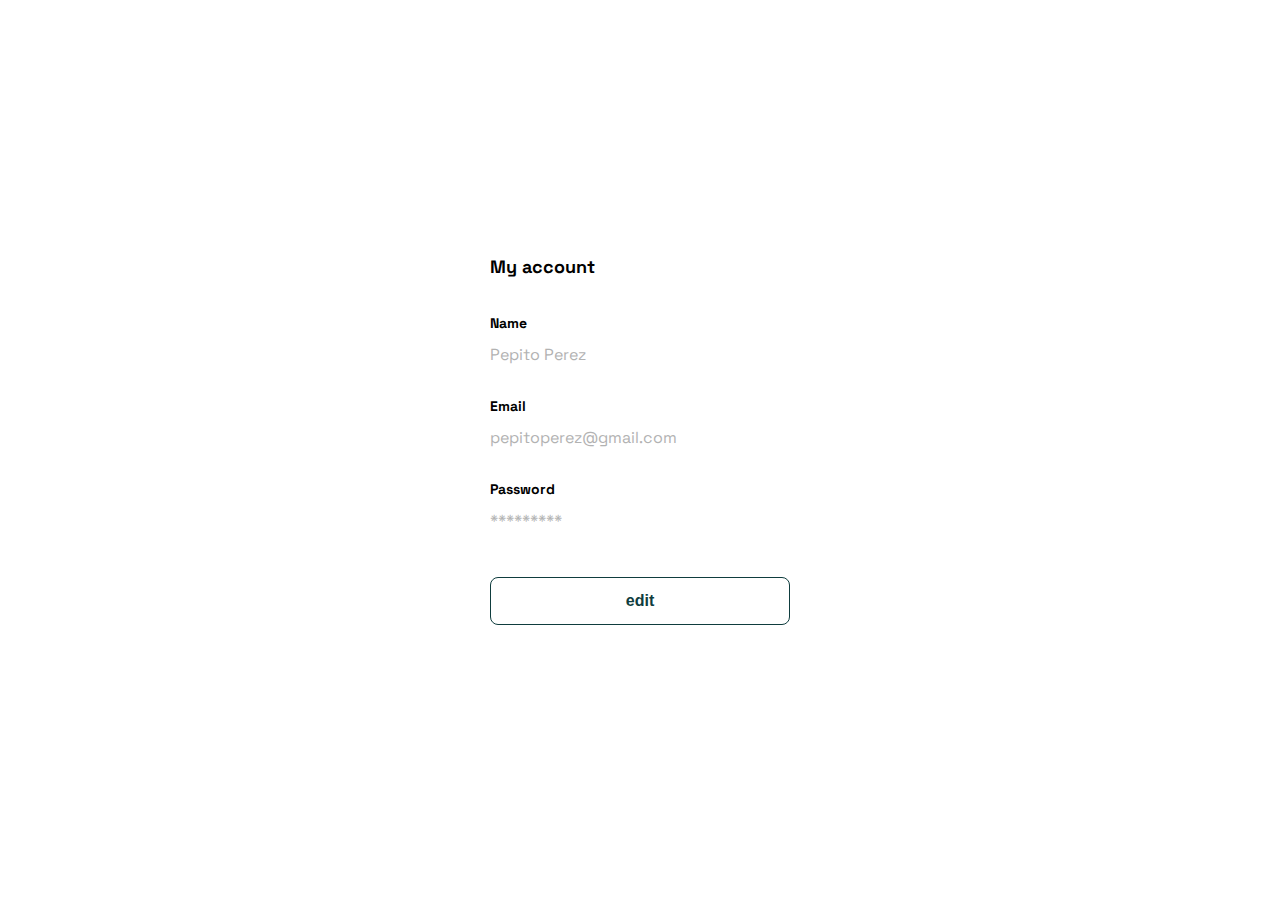
<file: p5EditarCuenta.html>
<!DOCTYPE html>
<html lang="en">
<head>
    <meta charset="UTF-8">
    <meta http-equiv="X-UA-Compatible" content="IE=edge">
    <meta name="viewport" content="width=device-width, initial-scale=1.0">
    <link rel="preconnect" href="https://fonts.googleapis.com">
    <link rel="preconnect" href="https://fonts.gstatic.com" crossorigin>
    <link href="https://fonts.googleapis.com/css2?family=Space+Grotesk:wght@300;500;700&display=swap" rel="stylesheet">
    <title>Document</title>
    <style>
        :root {
            --black: #100F0F;
            --teal: #0F3D3E;
            --beige: #E2DCC8;
            --night: #F1F1F1;
            --white: #FFFFFF;
            --gray: #B2B2B2;
            --sm: 14px; /*tamaños de letras*/
            --md: 16px;
            --lg: 18px;
        }
        body {
            margin: 0;
            font-family: 'Space Grotesk', sans-serif;
        }
        .login {
            width: 100%;
            height: 100vh;
            display: grid;
            place-items: center;
        }
        .form-container {
            display: grid;
            grid-template-rows: auto 1fr auto;
            width: 300px;
        }
        .logo {
            width: 300px;
            margin-bottom: 48px; /*margen inferior*/
            justify-self: center;
            display: none;
        }
        .title {
            font-size: var(--lg); /*usando la variable de tamaño grande*/
            margin-bottom: 36px;
            text-align: start;
        }
        .form {
            display: flex;
            flex-direction: column;
        }
        .form div{
            display: flex;
            flex-direction: column;
        }
        .label {
            font-size: var(--sm);
            font-weight: bold;
            margin-bottom: 4px;
        }
        .value {
            color: var(--gray);
            font-size: var(--md);
            margin: 8px 0 32px 0;
        }
        .secondary-button {
            background-color: var(--white);
            border-radius: 8px;
            border: 1px solid var(--teal);
            color: var(--teal);
            width: 100%;
            cursor: pointer; /*el puntero del mouse cambia a manita*/
            font-size: var(--md);
            font-weight: bold;
            height: 48px;
        }
        .login-button {
            margin-top: 14px; /*margen superior*/
            margin-bottom: 32px;
        }
        @media (max-width: 640px) {
            .form-container {
                height: 100%;
            }
            .form {
                height: 100%;
                justify-content: space-between;
            }            
        }
    </style>
</head>
<body>
    <div class="login">
        <div class="form-container">
            <h1 class="title">My account</h1>            

            <form action="/" class="form">
                <div>
                    <label for="name" class="label">Name</label>
                    <p class="value">Pepito Perez</p>

                    <label for="email" class="label">Email</label>
                    <p class="value">pepitoperez@gmail.com</p>

                    <label for="password" class="label">Password</label>
                    <p class="value">*********</p>
                </div>               

                <input type="submit" value="edit" class="secondary-button login-button">
            </form>
        </div>
    </div>
</body>
</html>
</file>
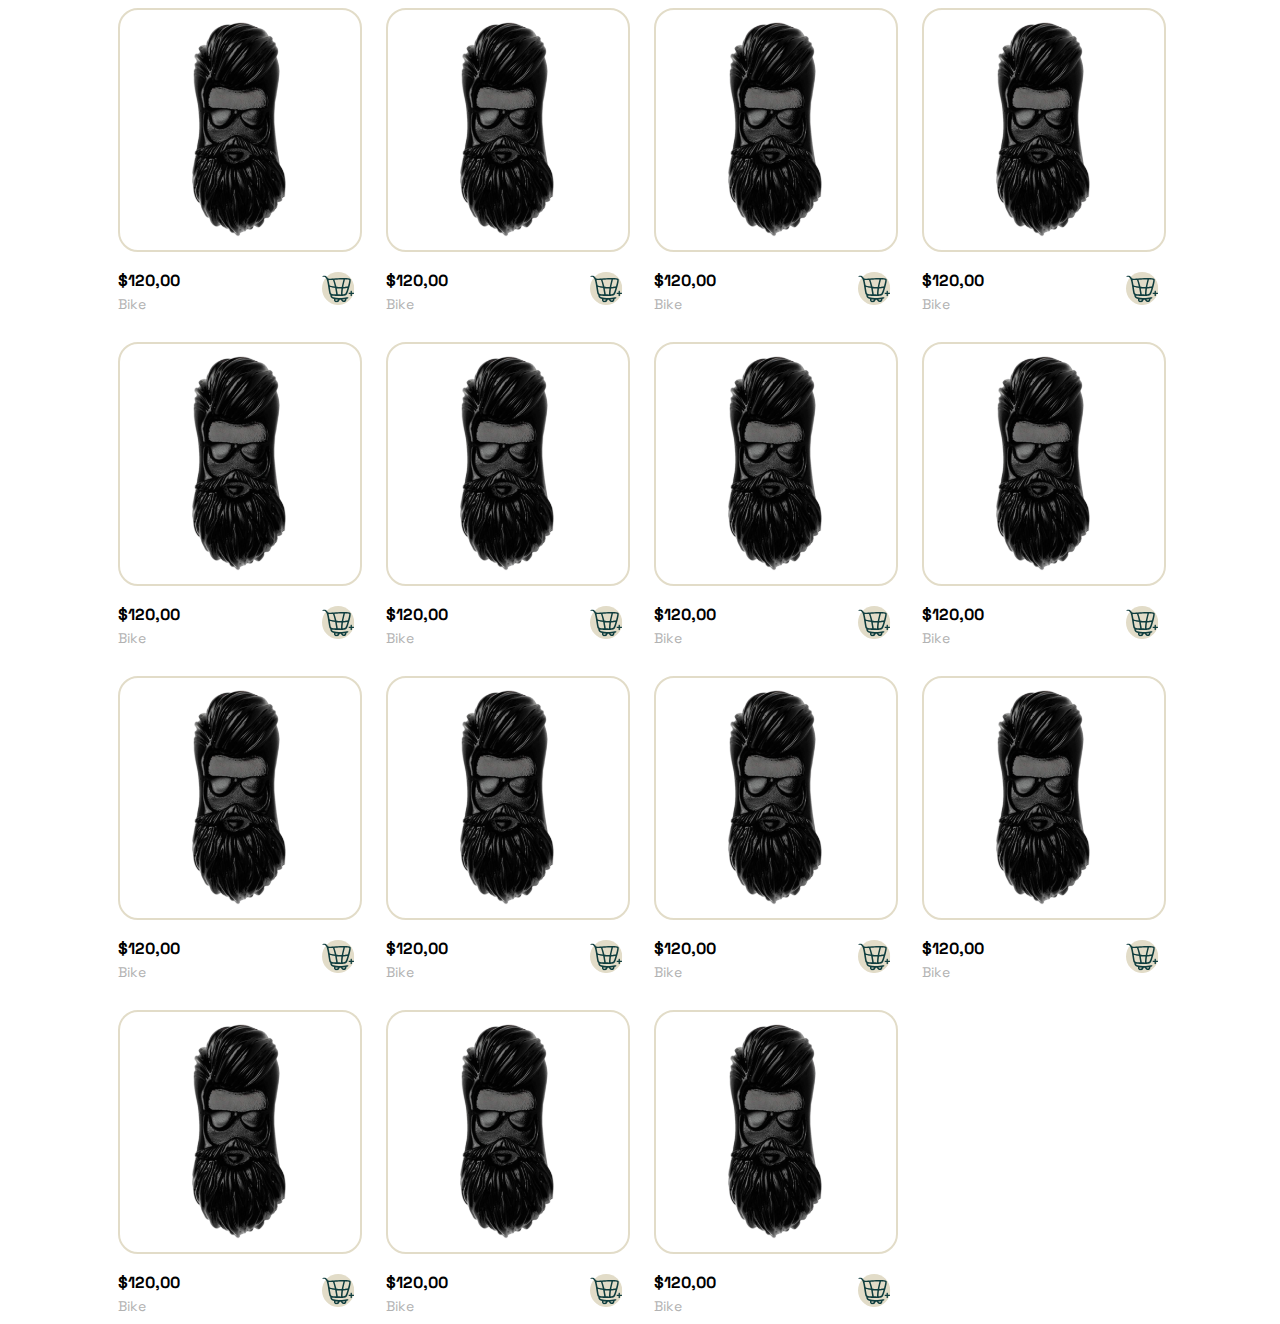
<file: p6Inicio.html>
<!DOCTYPE html>
<html lang="en">
<head>
    <meta charset="UTF-8">
    <meta http-equiv="X-UA-Compatible" content="IE=edge">
    <meta name="viewport" content="width=device-width, initial-scale=1.0">
    <link rel="preconnect" href="https://fonts.googleapis.com">
    <link rel="preconnect" href="https://fonts.gstatic.com" crossorigin>
    <link href="https://fonts.googleapis.com/css2?family=Space+Grotesk:wght@300;500;700&display=swap" rel="stylesheet">
    <title>Document</title>
    <style>
        :root {
            --black: #100F0F;
            --teal: #0F3D3E;
            --beige: #E2DCC8;
            --night: #F1F1F1;
            --white: #FFFFFF;
            --gray: #B2B2B2;
            --sm: 14px; /*tamaños de letras*/
            --md: 16px;
            --lg: 18px;
        }
        body {
            margin-left: 32px;
            margin-right: 32px;
            font-family: 'Space Grotesk', sans-serif;
        }
        .cards-container {
            display: grid;
            grid-template-columns: repeat(auto-fill, 240px);
            gap: 28px;
            place-content: center;
        }
        .product-card {
            width: 240px;
        }
        .product-card img {
            width: 240px;
            height: 240px;
            border-radius: 20px;
            object-fit: cover;
            border: 2px solid var(--beige);
        }
        .product-info {
            display: flex;
            justify-content: space-between;
            align-items: center;
            margin-top: 12px;
        }
        .product-info figure {
            margin: 0;
        }
        .product-info figure img {
            width: 40px;
            height: 40px;
            border: none;
            object-fit: contain;
        }
        .product-info div p:nth-child(1) {
            font-weight: bold;
            font-size: var(--md);
            margin-top: 0;
            margin-bottom: 4px;
        }
        .product-info div p:nth-child(2) {
            font-size: var(--sm);            
            margin-top: 0;
            margin-bottom: 0;
            color: var(--gray);
        }
        @media (max-width: 640px) {
            .cards-container {
                grid-template-columns: repeat(auto-fill, 140px);
            }
            .product-card {
                width: 140px;
            }
            .product-card img {
                width: 140px;
                height: 140px;
            }
        }
    </style>
</head>
<body>
    <section class="main-container">
        <div class="cards-container">
            <div class="product-card">
                <img src="./products/jabonFacialCarbonActivo.png" alt="">
                <div class="product-info">
                    <div>
                        <p>$120,00</p>
                        <p>Bike</p>
                    </div>                                       
                    <figure>
                        <img src="./icons/carrito+.svg" alt="">
                    </figure>
                </div>
            </div>  
            
            <div class="product-card">
                <img src="./products/jabonFacialCarbonActivo.png" alt="">
                <div class="product-info">
                    <div>
                        <p>$120,00</p>
                        <p>Bike</p>
                    </div>                   
                    <figure>
                        <img src="./icons/carrito+.svg" alt="">
                    </figure>
                </div>
            </div>

            <div class="product-card">
                <img src="./products/jabonFacialCarbonActivo.png" alt="">
                <div class="product-info">
                    <div>
                        <p>$120,00</p>
                        <p>Bike</p>
                    </div>                   
                    <figure>
                        <img src="./icons/carrito+.svg" alt="">
                    </figure>
                </div>
            </div>

            <div class="product-card">
                <img src="./products/jabonFacialCarbonActivo.png" alt="">
                <div class="product-info">
                    <div>
                        <p>$120,00</p>
                        <p>Bike</p>
                    </div>                   
                    <figure>
                        <img src="./icons/carrito+.svg" alt="">
                    </figure>
                </div>
            </div>

            <div class="product-card">
                <img src="./products/jabonFacialCarbonActivo.png" alt="">
                <div class="product-info">
                    <div>
                        <p>$120,00</p>
                        <p>Bike</p>
                    </div>                   
                    <figure>
                        <img src="./icons/carrito+.svg" alt="">
                    </figure>
                </div>
            </div>

            <div class="product-card">
                <img src="./products/jabonFacialCarbonActivo.png" alt="">
                <div class="product-info">
                    <div>
                        <p>$120,00</p>
                        <p>Bike</p>
                    </div>                   
                    <figure>
                        <img src="./icons/carrito+.svg" alt="">
                    </figure>
                </div>
            </div>

            <div class="product-card">
                <img src="./products/jabonFacialCarbonActivo.png" alt="">
                <div class="product-info">
                    <div>
                        <p>$120,00</p>
                        <p>Bike</p>
                    </div>                   
                    <figure>
                        <img src="./icons/carrito+.svg" alt="">
                    </figure>
                </div>
            </div>

            <div class="product-card">
                <img src="./products/jabonFacialCarbonActivo.png" alt="">
                <div class="product-info">
                    <div>
                        <p>$120,00</p>
                        <p>Bike</p>
                    </div>                   
                    <figure>
                        <img src="./icons/carrito+.svg" alt="">
                    </figure>
                </div>
            </div>

            <div class="product-card">
                <img src="./products/jabonFacialCarbonActivo.png" alt="">
                <div class="product-info">
                    <div>
                        <p>$120,00</p>
                        <p>Bike</p>
                    </div>                   
                    <figure>
                        <img src="./icons/carrito+.svg" alt="">
                    </figure>
                </div>
            </div>

            <div class="product-card">
                <img src="./products/jabonFacialCarbonActivo.png" alt="">
                <div class="product-info">
                    <div>
                        <p>$120,00</p>
                        <p>Bike</p>
                    </div>                   
                    <figure>
                        <img src="./icons/carrito+.svg" alt="">
                    </figure>
                </div>
            </div>

            <div class="product-card">
                <img src="./products/jabonFacialCarbonActivo.png" alt="">
                <div class="product-info">
                    <div>
                        <p>$120,00</p>
                        <p>Bike</p>
                    </div>                   
                    <figure>
                        <img src="./icons/carrito+.svg" alt="">
                    </figure>
                </div>
            </div>

            <div class="product-card">
                <img src="./products/jabonFacialCarbonActivo.png" alt="">
                <div class="product-info">
                    <div>
                        <p>$120,00</p>
                        <p>Bike</p>
                    </div>                   
                    <figure>
                        <img src="./icons/carrito+.svg" alt="">
                    </figure>
                </div>
            </div>

            <div class="product-card">
                <img src="./products/jabonFacialCarbonActivo.png" alt="">
                <div class="product-info">
                    <div>
                        <p>$120,00</p>
                        <p>Bike</p>
                    </div>                   
                    <figure>
                        <img src="./icons/carrito+.svg" alt="">
                    </figure>
                </div>
            </div>

            <div class="product-card">
                <img src="./products/jabonFacialCarbonActivo.png" alt="">
                <div class="product-info">
                    <div>
                        <p>$120,00</p>
                        <p>Bike</p>
                    </div>                   
                    <figure>
                        <img src="./icons/carrito+.svg" alt="">
                    </figure>
                </div>
            </div>

            <div class="product-card">
                <img src="./products/jabonFacialCarbonActivo.png" alt="">
                <div class="product-info">
                    <div>
                        <p>$120,00</p>
                        <p>Bike</p>
                    </div>                   
                    <figure>
                        <img src="./icons/carrito+.svg" alt="">
                    </figure>
                </div>
            </div>
        </div>
    </section>
</body>
</html>
</file>
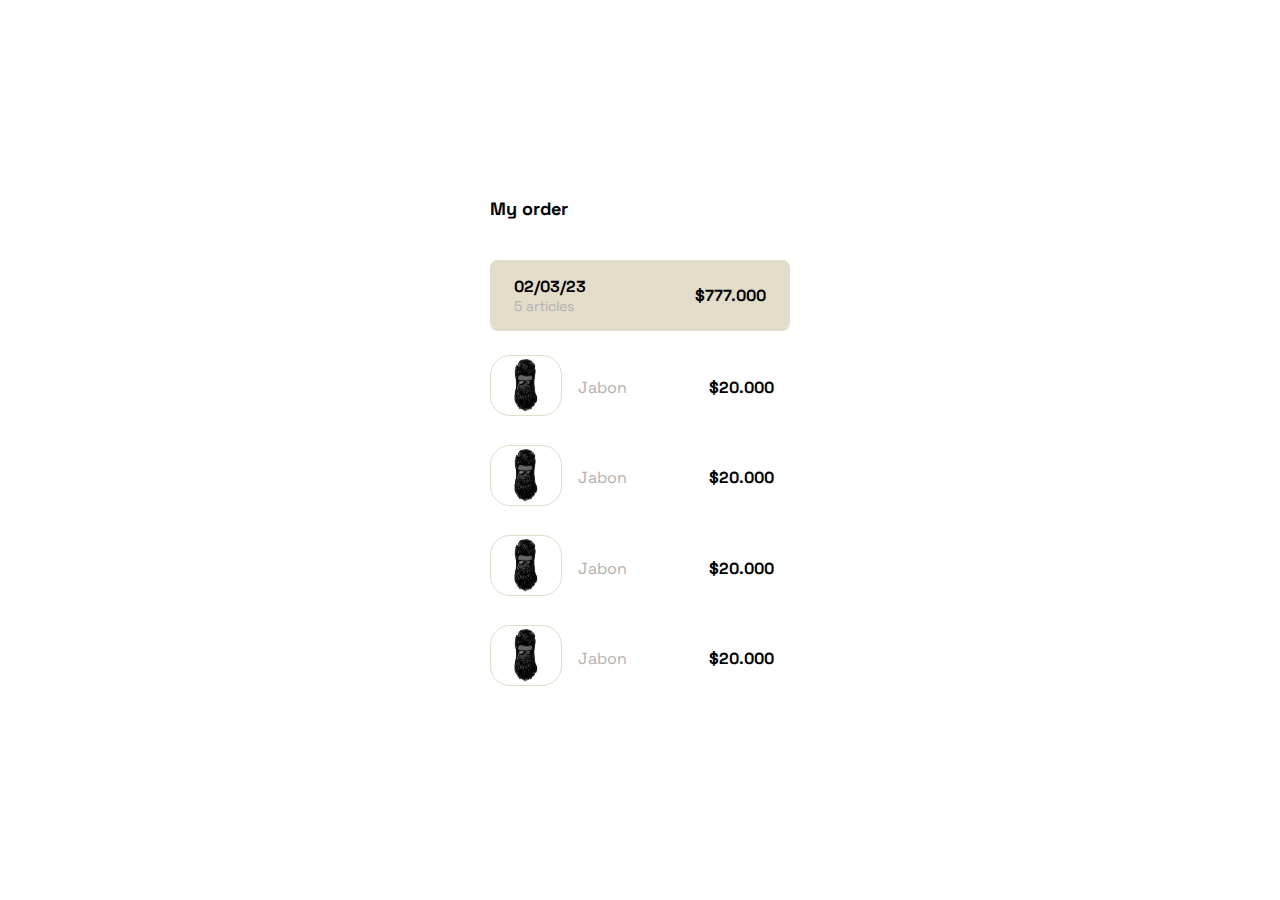
<file: p9MiOrden.html>
<!DOCTYPE html>
<html lang="en">
<head>
    <meta charset="UTF-8">
    <meta http-equiv="X-UA-Compatible" content="IE=edge">
    <meta name="viewport" content="width=device-width, initial-scale=1.0">
    <link rel="preconnect" href="https://fonts.googleapis.com">
    <link rel="preconnect" href="https://fonts.gstatic.com" crossorigin>
    <link href="https://fonts.googleapis.com/css2?family=Space+Grotesk:wght@300;500;700&display=swap" rel="stylesheet">
    <title>Document</title>
    <style>
        :root {
            --black: #100F0F;
            --teal: #0F3D3E;
            --beige: #E2DCC8;
            --night: #F1F1F1;
            --white: #FFFFFF;
            --gray: #B2B2B2;
            --sm: 14px; /*tamaños de letras*/
            --md: 16px;
            --lg: 18px;
        }
        body {
            margin: 0;
            font-family: 'Space Grotesk', sans-serif;
        }
        .my-order {
            width: 100%;
            height: 100vh;
            display: grid;
            place-items: center;
        }
        .title {
            font-size: var(--lg);
            margin-bottom: 40px;
        }
        .my-order-container {
            display: grid;
            grid-template-rows: auto 1fr auto;
            width: 300px;
        }
        .my-order-content {
            display: flex;
            flex-direction: column;
        }
        .order {
            display: grid;
            grid-template-columns: auto 1fr;
            gap: 16px;
            align-items: center;
            background-color: var(--beige);
            border-radius: 8px;
            margin-bottom: 24px;
            padding: 0 24px; /*(arriba y abajo . los costados)*/
        }
        .order p:nth-child(1) {
            display: flex;
            flex-direction: column;
        }
        .order p span:nth-child(1) {
            font-size: var(--md);
            font-weight: bold;
        }
        .order p span:nth-child(2) {
            font-size: var(--sm);
            color: var(--gray);
        }
        .order p:nth-child(2) {
            text-align: end;
            font-weight: bold;
        }
        .shopping-card {
            display: grid;
            grid-template-columns: auto 1fr auto auto;
            gap: 16px;
            margin-bottom: 24px;
            align-items: center;
        }
        .shopping-card figure {
            margin: 0;
        }
        .shopping-card figure img {
            width: 70px;
            width: 70px;
            border-radius: 20px;
            border: 1px solid var(--beige);
            object-fit: cover;
        }
        .shopping-card p:nth-child(2) {
            color: var(--gray);
        }
        .shopping-card p:nth-child(3) {
            font-size: var(--md);
            font-weight: bold;
        }
    </style>    
</head>
<body>
    <div class="my-order">
        <div class="my-order-container">
            <h1 class="title">My order</h1>
            <div class="my-order-content">
                <div class="order">
                    <p>
                        <span>02/03/23</span>
                        <span>5 articles</span>
                    </p>
                    <p>$777.000</p>
                </div>
                            
                <div class="shopping-card">
                    <figure>
                        <img src="./products/jabonFacialCarbonActivo.png" alt="producto">
                    </figure>
                    <p>Jabon</p>
                    <p>$20.000</p>
                </div>

                <div class="shopping-card">
                    <figure>
                        <img src="./products/jabonFacialCarbonActivo.png" alt="producto">
                    </figure>
                    <p>Jabon</p>
                    <p>$20.000</p>
                </div>

                <div class="shopping-card">
                    <figure>
                        <img src="./products/jabonFacialCarbonActivo.png" alt="producto">
                    </figure>
                    <p>Jabon</p>
                    <p>$20.000</p>
                </div>

                <div class="shopping-card">
                    <figure>
                        <img src="./products/jabonFacialCarbonActivo.png" alt="producto">
                    </figure>
                    <p>Jabon</p>
                    <p>$20.000</p>
                </div>
            </div>    
        </div>
    </div>
</body>
</html>
</file>
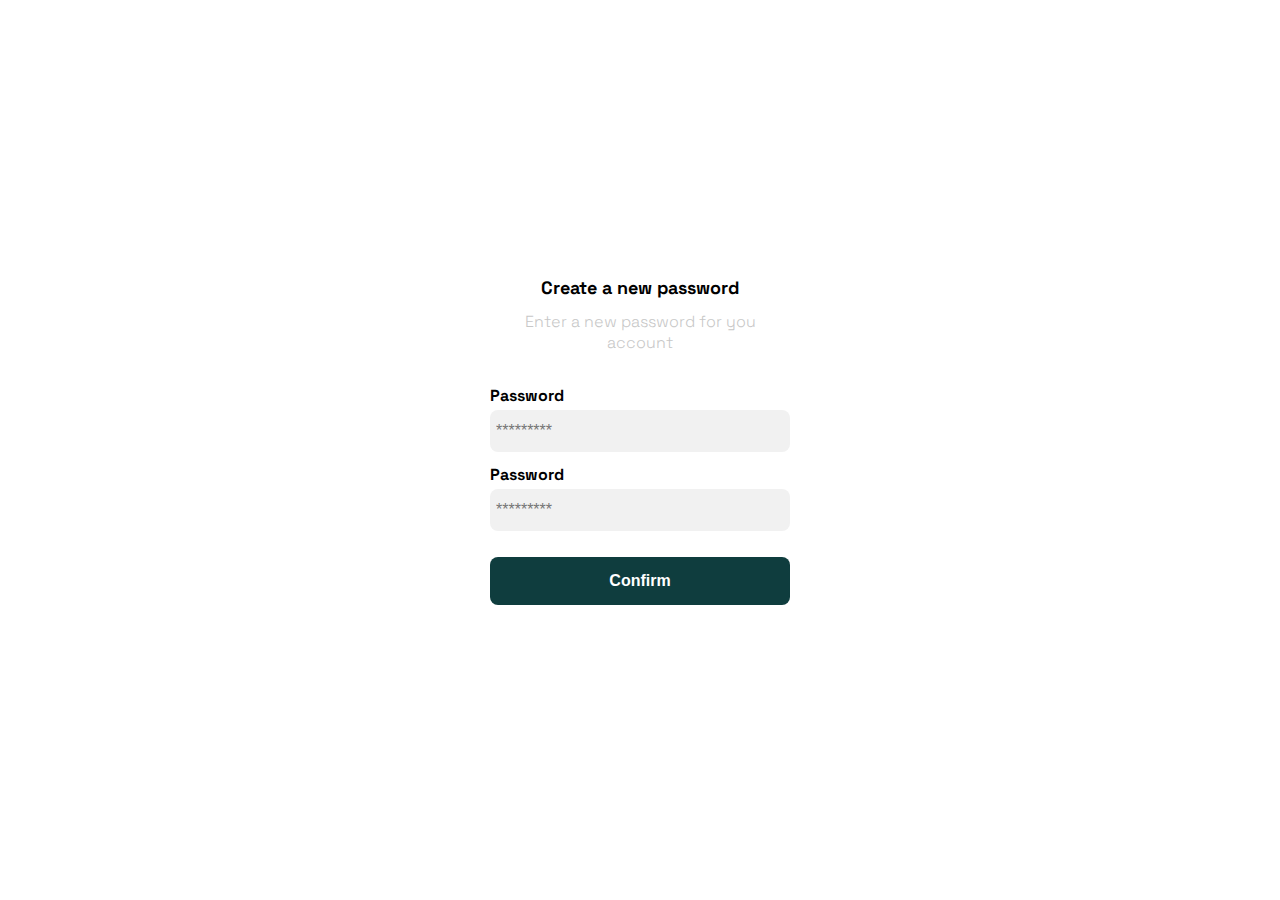
<file: pCreacionNuevaContraseña.html>
<!DOCTYPE html>
<html lang="en">
<head>
    <meta charset="UTF-8">
    <meta http-equiv="X-UA-Compatible" content="IE=edge">
    <meta name="viewport" content="width=device-width, initial-scale=1.0">
    <link rel="preconnect" href="https://fonts.googleapis.com">
    <link rel="preconnect" href="https://fonts.gstatic.com" crossorigin>
    <link href="https://fonts.googleapis.com/css2?family=Space+Grotesk:wght@300;500;700&display=swap" rel="stylesheet">
    <title>Document</title>
    <style>
        :root {
            --black: #100F0F;
            --teal: #0F3D3E;
            --beige: #E2DCC8;
            --night: #F1F1F1;
            --white: #FFFFFF;
            --gray: #C7C7C7;
            --sm: 16px; /*tamaños de letras*/
            --md: 16px;
            --lg: 18px;
        }
        body {
            margin: 0;
            font-family: 'Space Grotesk', sans-serif;
        }
        .login {
            width: 100%;
            height: 100vh;
            display: grid;
            place-items: center;
        }
        .form-container {
            display: grid;
            grid-template-rows: auto 1fr auto;
            width: 300px;
        }
        .logo {
            width: 300px;
            margin-bottom: 48px; /*margen inferior*/
            justify-self: center;
            display: none;
        }
        .title {
            font-size: var(--lg); /*usando la variable de tamaño grande*/
            margin-bottom: 12px;
            text-align: center;
        }
        .subtitle {
            color: var(--gray); /*usando variable de color*/
            font-size: var(--md);
            font-weight: 300; /*grosor de la letra basado en los liks*/
            margin-top: 0;
            margin-bottom: 32px;
            text-align: center;
        }
        .form {
            display: flex;
            flex-direction: column;

        }
        .label {
            font-size: var(--sm);
            font-weight: bold;
            margin-bottom: 4px;
        }
        .input {
            background-color: var(--night);
            border: none;
            border-radius: 8px;
            height: 30px;
            font-size: var(--md);
            padding: 6px;
            margin-bottom: 12px;
        }
        .primary-button {
            background-color: var(--teal);
            border-radius: 8px;
            border: none;
            color: var(--white);
            width: 100%;
            cursor: pointer; /*el puntero del mouse cambia a manita*/
            font-size: var(--md);
            font-weight: bold;
            height: 48px;
        }
        .login-button {
            margin-top: 14px; /*margen superior*/
            margin-bottom: 32px;
        }
        @media (max-width: 640px) {
            .logo {
                display: block;
            }            
        }

    </style>
</head>
<body>
    <div class="login">
        <div class="form-container">
            <img src="./logos/Logo.svg" alt="logo" class="logo">

            <h1 class="title">Create a new password</h1>
            <p class="subtitle">Enter a new password for you account</p>

            <form action="/" class="form">
                <label for="password" class="label">Password</label>
                <input type="password" id="password" placeholder="*********" class="input input-password">

                <label for="new-password" class="label">Password</label>
                <input type="password" id="new-password" placeholder="*********" class="input input-password">

                <input type="submit" value="Confirm" class="primary-button login-button">
            </form>
        </div>
    </div>
</body>
</html>
</file>
